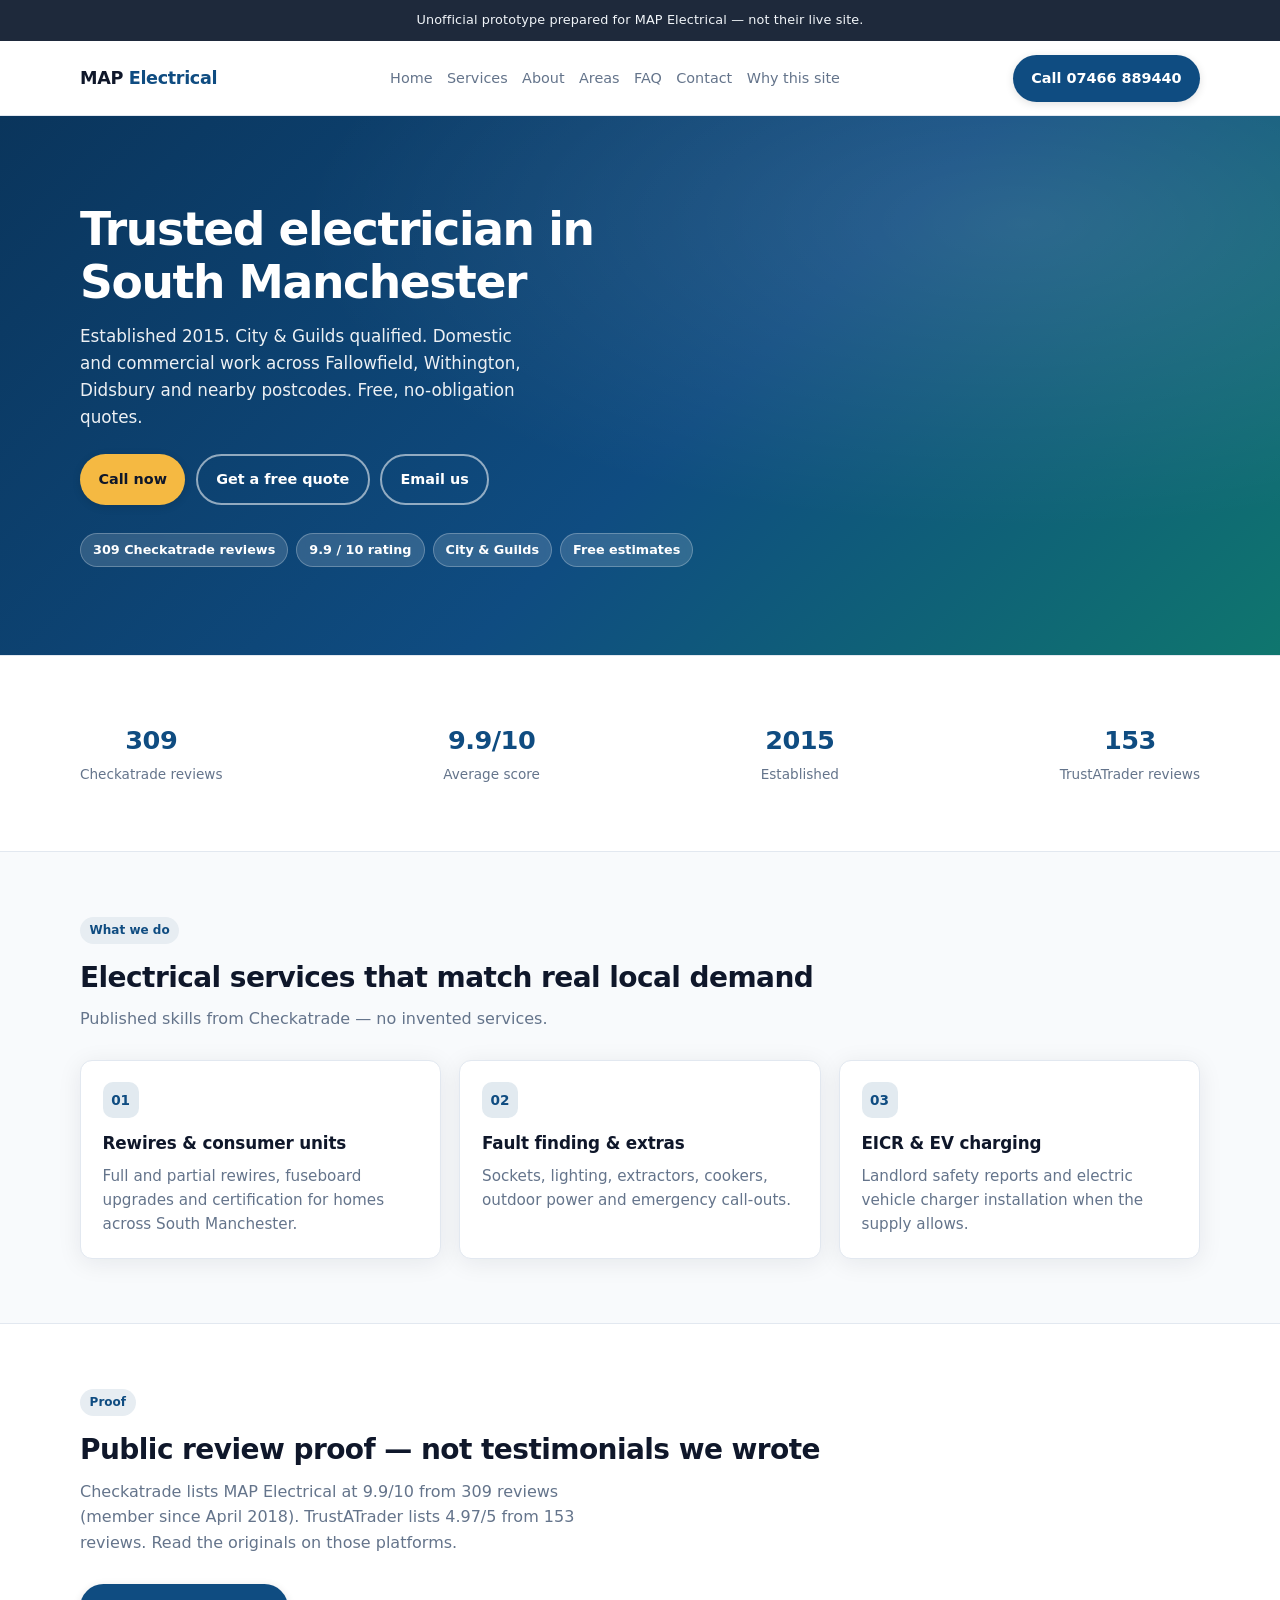
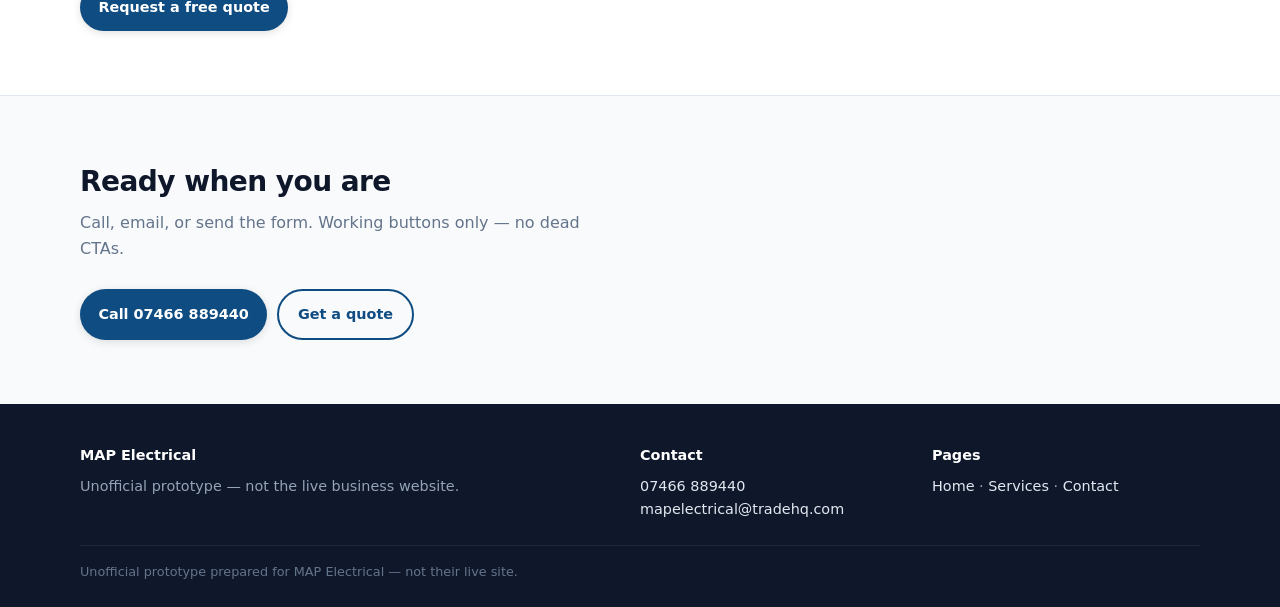
<file: index.html>
<!DOCTYPE html>
<html lang="en-GB">
<head>
<meta charset="utf-8"/>
<meta name="viewport" content="width=device-width, initial-scale=1"/>
<meta name="robots" content="noindex,nofollow"/>
<title>MAP Electrical | Electrician in Manchester</title>
<link rel="stylesheet" href="styles.css"/>
<script type="application/ld+json">{"@context":"https://schema.org","@type":"Electrician","name":"MAP Electrical","telephone":"+447466889440","email":"mapelectrical@tradehq.com","address":{"@type":"PostalAddress","streetAddress":"104 Wilbraham Rd","addressLocality":"Manchester","postalCode":"M14 7DR","addressCountry":"GB"},"areaServed":"Manchester","aggregateRating":{"@type":"AggregateRating","ratingValue":"9.9","reviewCount":"309","bestRating":"10"}}</script>
</head>
<body>
<div class="banner">Unofficial prototype prepared for MAP Electrical — not their live site.</div>
<header>
  <div class="wrap bar">
    <a class="logo" href="index.html">MAP <span>Electrical</span></a>
    <nav><a href="index.html">Home</a><a href="services.html">Services</a><a href="about.html">About</a><a href="service-area.html">Areas</a><a href="faq.html">FAQ</a><a href="contact.html">Contact</a><a href="why-this-site.html">Why this site</a></nav>
    <a class="btn btn-primary" href="tel:+447466889440">Call 07466 889440</a>
  </div>
</header>
<section class="hero">
  <div class="wrap">
    <h1>Trusted electrician in South Manchester</h1>
    <p class="lead">Established 2015. City &amp; Guilds qualified. Domestic and commercial work across Fallowfield, Withington, Didsbury and nearby postcodes. Free, no-obligation quotes.</p>
    <div class="hero-actions">
      <a class="btn" href="tel:+447466889440">Call now</a>
      <a class="btn btn-ghost" href="contact.html">Get a free quote</a>
      <a class="btn btn-ghost" href="mailto:mapelectrical@tradehq.com">Email us</a>
    </div>
    <div class="badge-row"><span class="badge">309 Checkatrade reviews</span><span class="badge">9.9 / 10 rating</span><span class="badge">City &amp; Guilds</span><span class="badge">Free estimates</span></div>
  </div>
</section>
<section class="trust"><div class="wrap trust-inner">
  <div class="stat"><strong>309</strong><span>Checkatrade reviews</span></div>
  <div class="stat"><strong>9.9/10</strong><span>Average score</span></div>
  <div class="stat"><strong>2015</strong><span>Established</span></div>
  <div class="stat"><strong>153</strong><span>TrustATrader reviews</span></div>
</div></section>
<section><div class="wrap">
  <p class="pill">What we do</p>
  <h2 class="section-title">Electrical services that match real local demand</h2>
  <p class="section-sub">Published skills from Checkatrade — no invented services.</p>
  <div class="grid g3">
    <div class="card"><div class="icon-dot">01</div><h3>Rewires &amp; consumer units</h3><p>Full and partial rewires, fuseboard upgrades and certification for homes across South Manchester.</p></div>
    <div class="card"><div class="icon-dot">02</div><h3>Fault finding &amp; extras</h3><p>Sockets, lighting, extractors, cookers, outdoor power and emergency call-outs.</p></div>
    <div class="card"><div class="icon-dot">03</div><h3>EICR &amp; EV charging</h3><p>Landlord safety reports and electric vehicle charger installation when the supply allows.</p></div>
  </div>
</div></section>
<section style="background:#fff;border-top:1px solid var(--line);border-bottom:1px solid var(--line)"><div class="wrap">
  <p class="pill">Proof</p>
  <h2 class="section-title">Public review proof — not testimonials we wrote</h2>
  <p class="section-sub">Checkatrade lists MAP Electrical at 9.9/10 from 309 reviews (member since April 2018). TrustATrader lists 4.97/5 from 153 reviews. Read the originals on those platforms.</p>
  <a class="btn btn-primary" href="contact.html">Request a free quote</a>
</div></section>
<section><div class="wrap">
  <h2 class="section-title">Ready when you are</h2>
  <p class="section-sub">Call, email, or send the form. Working buttons only — no dead CTAs.</p>
  <div class="hero-actions">
    <a class="btn btn-primary" href="tel:+447466889440">Call 07466 889440</a>
    <a class="btn btn-outline" href="contact.html">Get a quote</a>
  </div>
</div></section>
<footer>
  <div class="wrap">
    <div class="foot-grid">
      <div><strong>MAP Electrical</strong><p>Unofficial prototype — not the live business website.</p></div>
      <div><strong>Contact</strong><p><a href="tel:+447466889440">07466 889440</a><br/><a href="mailto:mapelectrical@tradehq.com">mapelectrical@tradehq.com</a></p></div>
      <div><strong>Pages</strong><p><a href="index.html">Home</a> · <a href="services.html">Services</a> · <a href="contact.html">Contact</a></p></div>
    </div>
    <p class="foot-note">Unofficial prototype prepared for MAP Electrical — not their live site.</p>
  </div>
</footer>
</body>
</html>
</file>
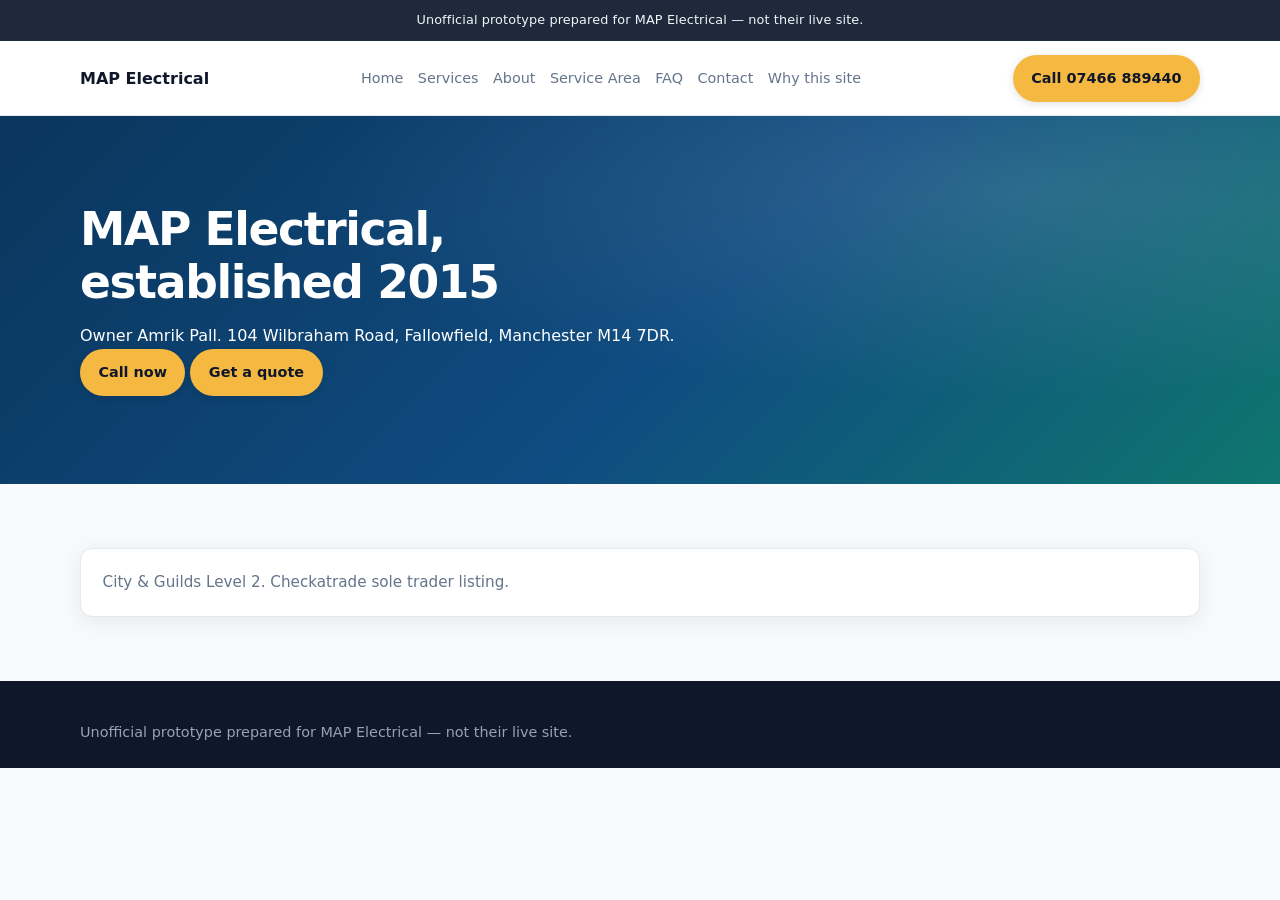
<file: about.html>
<!DOCTYPE html><html lang="en-GB"><head><meta charset="utf-8"/><meta name="viewport" content="width=device-width, initial-scale=1"/><title>About | MAP Electrical</title><link rel="stylesheet" href="styles.css"/></head><body><div class="banner">Unofficial prototype prepared for MAP Electrical — not their live site.</div><header><div class="wrap bar"><strong>MAP Electrical</strong><nav><a href="index.html">Home</a> <a href="services.html">Services</a> <a href="about.html">About</a> <a href="service-area.html">Service Area</a> <a href="faq.html">FAQ</a> <a href="contact.html">Contact</a> <a href="why-this-site.html">Why this site</a></nav><a class="btn" href="tel:+447466889440">Call 07466 889440</a></div></header><section class="hero"><div class="wrap"><h1>MAP Electrical, established 2015</h1><p>Owner Amrik Pall. 104 Wilbraham Road, Fallowfield, Manchester M14 7DR.</p><p><a class="btn" href="tel:+447466889440">Call now</a> <a class="btn ghost" href="contact.html">Get a quote</a></p></div></section><section><div class="wrap card"><p>City &amp; Guilds Level 2. Checkatrade sole trader listing.</p></div></section><footer><div class="wrap"><p>Unofficial prototype prepared for MAP Electrical — not their live site.</p></div></footer></body></html>
</file>
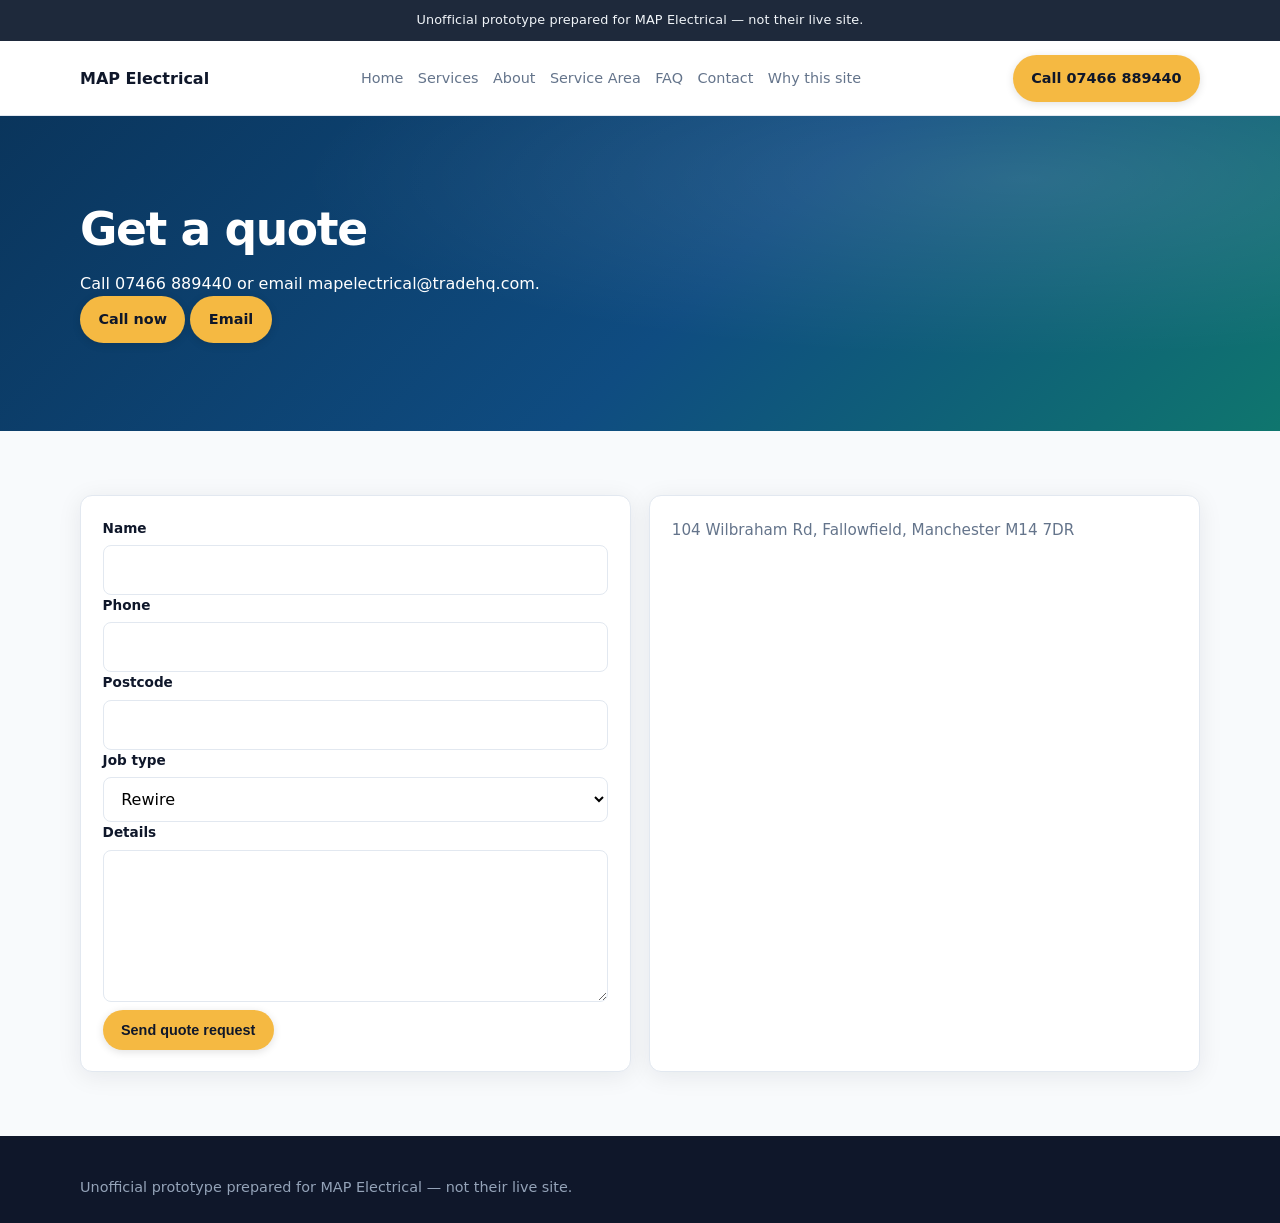
<file: contact.html>
<!DOCTYPE html><html lang="en-GB"><head><meta charset="utf-8"/><meta name="viewport" content="width=device-width, initial-scale=1"/><title>Contact MAP Electrical</title><link rel="stylesheet" href="styles.css"/></head><body><div class="banner">Unofficial prototype prepared for MAP Electrical — not their live site.</div><header><div class="wrap bar"><strong>MAP Electrical</strong><nav><a href="index.html">Home</a> <a href="services.html">Services</a> <a href="about.html">About</a> <a href="service-area.html">Service Area</a> <a href="faq.html">FAQ</a> <a href="contact.html">Contact</a> <a href="why-this-site.html">Why this site</a></nav><a class="btn" href="tel:+447466889440">Call 07466 889440</a></div></header><section class="hero"><div class="wrap"><h1>Get a quote</h1><p>Call 07466 889440 or email mapelectrical@tradehq.com.</p><p><a class="btn" href="tel:+447466889440">Call now</a> <a class="btn ghost" href="mailto:mapelectrical@tradehq.com">Email</a></p></div></section><section><div class="wrap grid g2"><div class="card"><form action="mailto:mapelectrical@tradehq.com" method="post" enctype="text/plain"><label>Name</label><input name="name" required><label>Phone</label><input name="phone" required><label>Postcode</label><input name="postcode" required><label>Job type</label><select name="job"><option>Rewire</option><option>Consumer unit</option><option>EICR</option><option>EV charger</option><option>Fault finding</option><option>Other</option></select><label>Details</label><textarea name="details" rows="5" required></textarea><p><button class="btn" type="submit">Send quote request</button></p></form></div><div class="card"><p>104 Wilbraham Rd, Fallowfield, Manchester M14 7DR</p></div></div></section><footer><div class="wrap"><p>Unofficial prototype prepared for MAP Electrical — not their live site.</p></div></footer></body></html>
</file>
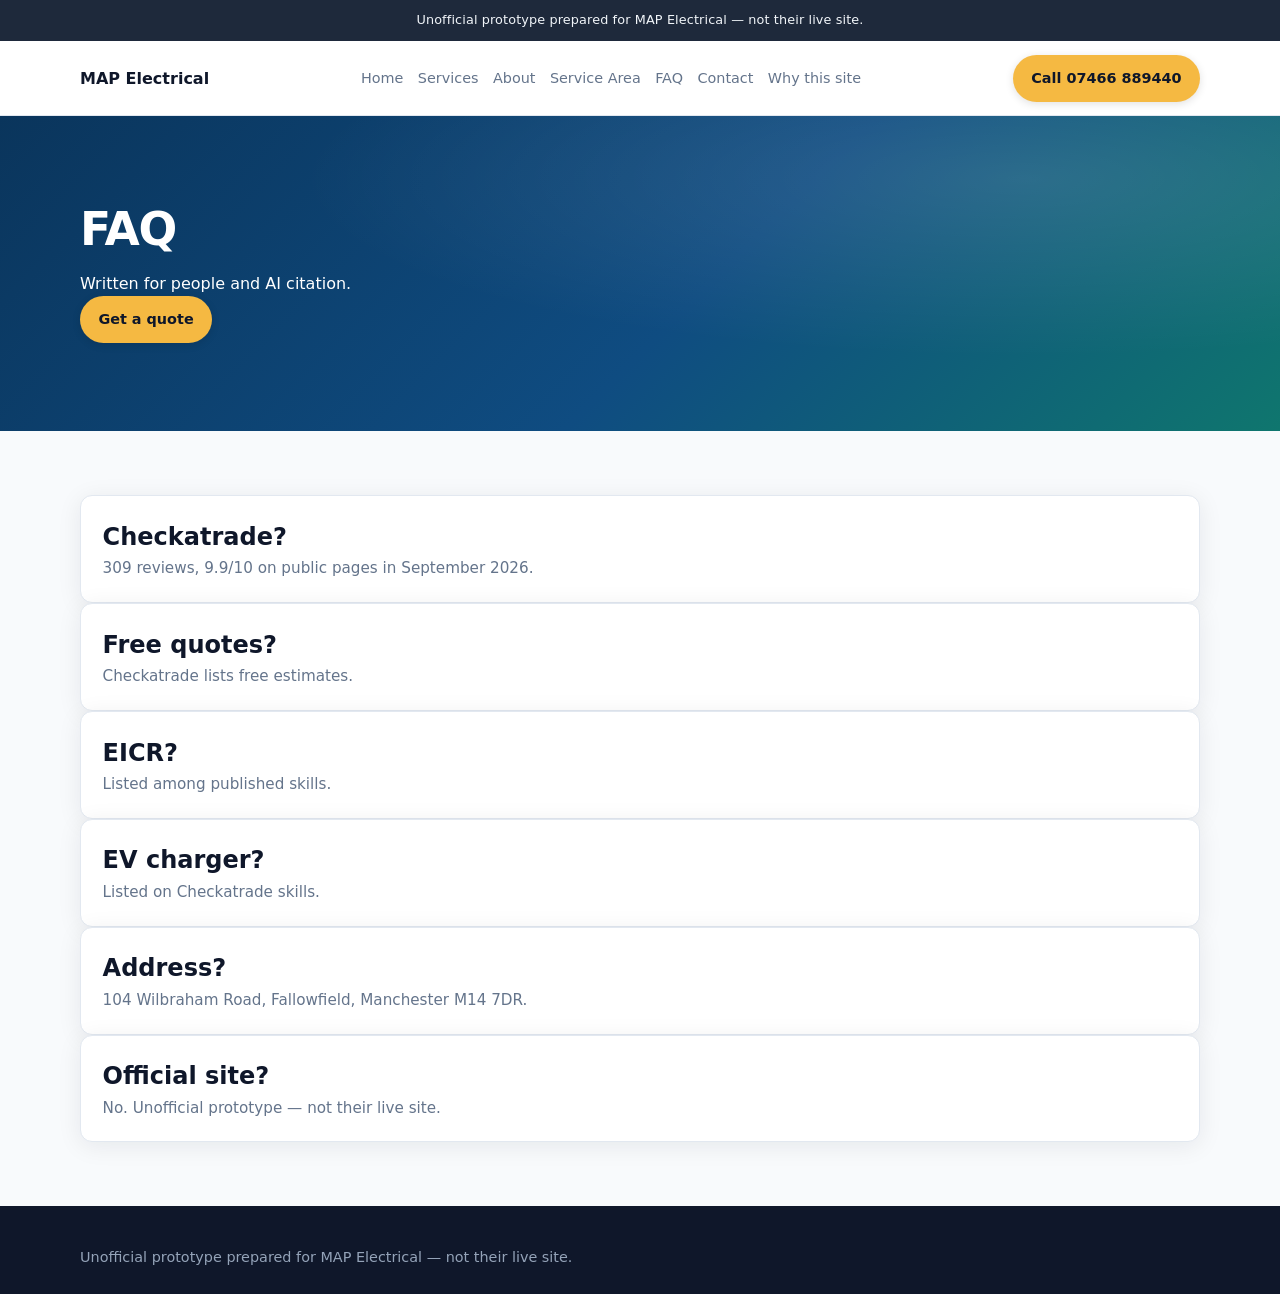
<file: faq.html>
<!DOCTYPE html><html lang="en-GB"><head><meta charset="utf-8"/><meta name="viewport" content="width=device-width, initial-scale=1"/><title>FAQ | MAP Electrical</title><link rel="stylesheet" href="styles.css"/></head><body><div class="banner">Unofficial prototype prepared for MAP Electrical — not their live site.</div><header><div class="wrap bar"><strong>MAP Electrical</strong><nav><a href="index.html">Home</a> <a href="services.html">Services</a> <a href="about.html">About</a> <a href="service-area.html">Service Area</a> <a href="faq.html">FAQ</a> <a href="contact.html">Contact</a> <a href="why-this-site.html">Why this site</a></nav><a class="btn" href="tel:+447466889440">Call 07466 889440</a></div></header><section class="hero"><div class="wrap"><h1>FAQ</h1><p>Written for people and AI citation.</p><p><a class="btn" href="contact.html">Get a quote</a></p></div></section><section><div class="wrap"><div class="card"><h2>Checkatrade?</h2><p>309 reviews, 9.9/10 on public pages in September 2026.</p></div><div class="card"><h2>Free quotes?</h2><p>Checkatrade lists free estimates.</p></div><div class="card"><h2>EICR?</h2><p>Listed among published skills.</p></div><div class="card"><h2>EV charger?</h2><p>Listed on Checkatrade skills.</p></div><div class="card"><h2>Address?</h2><p>104 Wilbraham Road, Fallowfield, Manchester M14 7DR.</p></div><div class="card"><h2>Official site?</h2><p>No. Unofficial prototype — not their live site.</p></div></div></section><footer><div class="wrap"><p>Unofficial prototype prepared for MAP Electrical — not their live site.</p></div></footer></body></html>
</file>
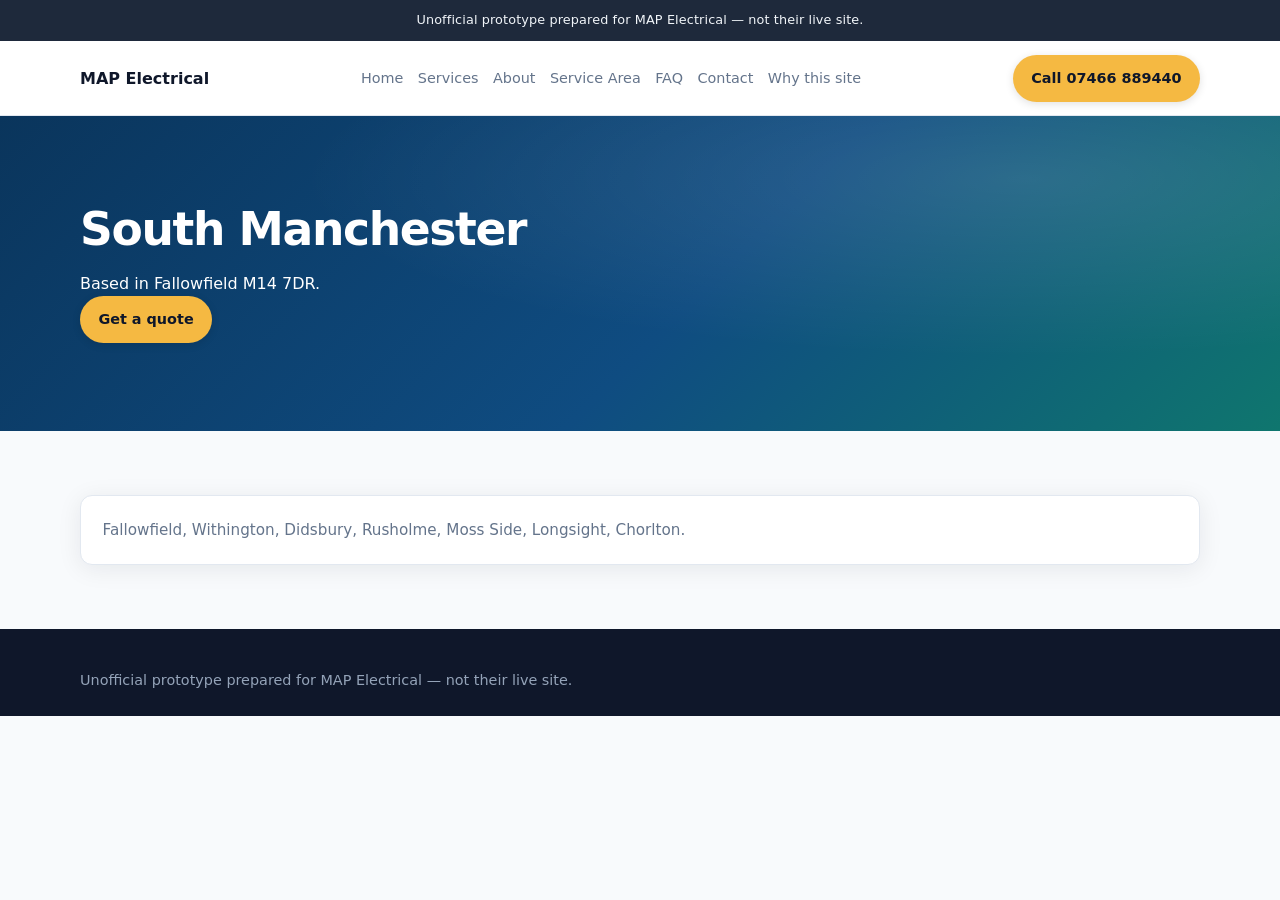
<file: service-area.html>
<!DOCTYPE html><html lang="en-GB"><head><meta charset="utf-8"/><meta name="viewport" content="width=device-width, initial-scale=1"/><title>Service area | MAP Electrical</title><link rel="stylesheet" href="styles.css"/></head><body><div class="banner">Unofficial prototype prepared for MAP Electrical — not their live site.</div><header><div class="wrap bar"><strong>MAP Electrical</strong><nav><a href="index.html">Home</a> <a href="services.html">Services</a> <a href="about.html">About</a> <a href="service-area.html">Service Area</a> <a href="faq.html">FAQ</a> <a href="contact.html">Contact</a> <a href="why-this-site.html">Why this site</a></nav><a class="btn" href="tel:+447466889440">Call 07466 889440</a></div></header><section class="hero"><div class="wrap"><h1>South Manchester</h1><p>Based in Fallowfield M14 7DR.</p><p><a class="btn" href="contact.html">Get a quote</a></p></div></section><section><div class="wrap card"><p>Fallowfield, Withington, Didsbury, Rusholme, Moss Side, Longsight, Chorlton.</p></div></section><footer><div class="wrap"><p>Unofficial prototype prepared for MAP Electrical — not their live site.</p></div></footer></body></html>
</file>
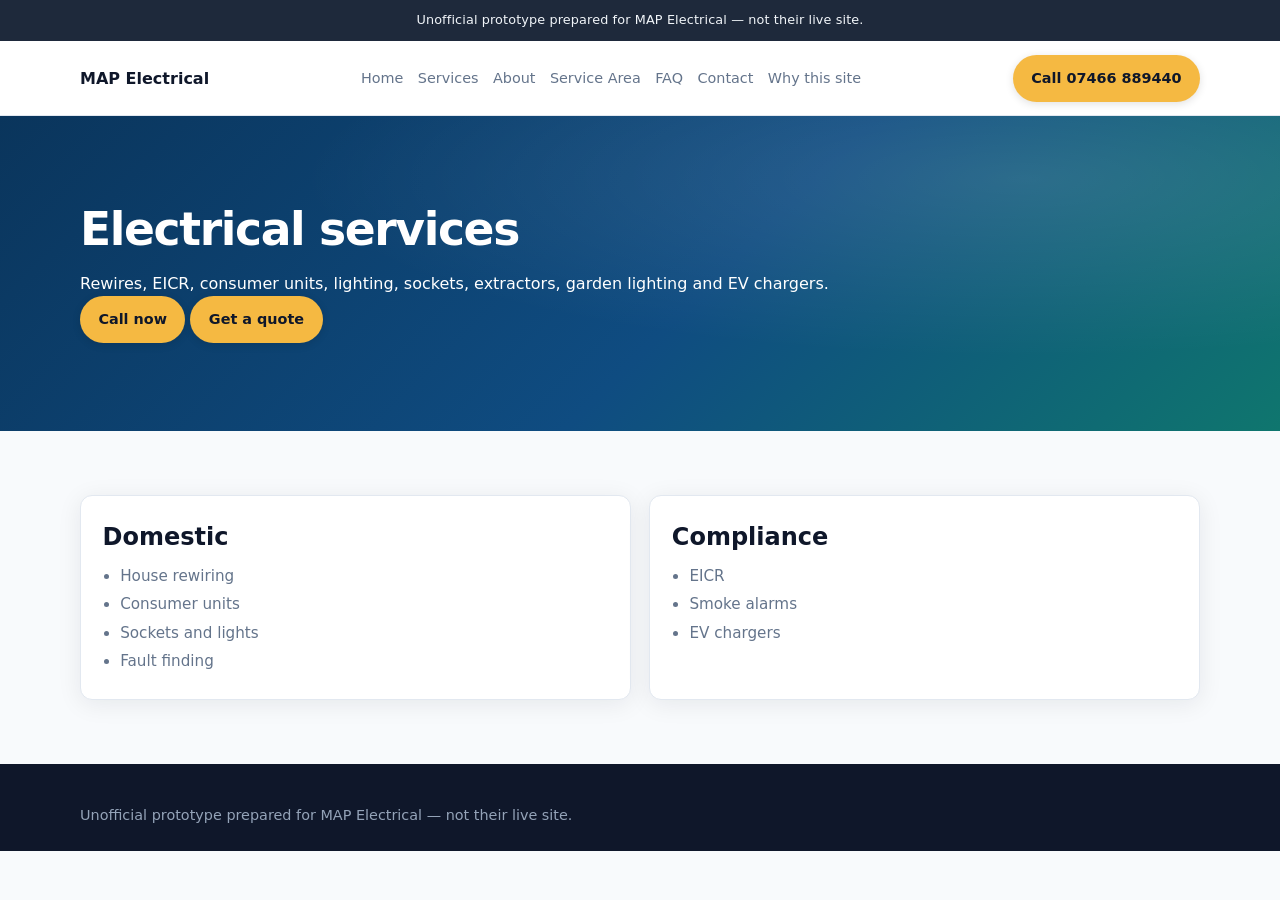
<file: services.html>
<!DOCTYPE html><html lang="en-GB"><head><meta charset="utf-8"/><meta name="viewport" content="width=device-width, initial-scale=1"/><title>Services | MAP Electrical</title><link rel="stylesheet" href="styles.css"/></head><body><div class="banner">Unofficial prototype prepared for MAP Electrical — not their live site.</div><header><div class="wrap bar"><strong>MAP Electrical</strong><nav><a href="index.html">Home</a> <a href="services.html">Services</a> <a href="about.html">About</a> <a href="service-area.html">Service Area</a> <a href="faq.html">FAQ</a> <a href="contact.html">Contact</a> <a href="why-this-site.html">Why this site</a></nav><a class="btn" href="tel:+447466889440">Call 07466 889440</a></div></header><section class="hero"><div class="wrap"><h1>Electrical services</h1><p>Rewires, EICR, consumer units, lighting, sockets, extractors, garden lighting and EV chargers.</p><p><a class="btn" href="tel:+447466889440">Call now</a> <a class="btn ghost" href="contact.html">Get a quote</a></p></div></section><section><div class="wrap grid g2"><div class="card"><h2>Domestic</h2><ul><li>House rewiring</li><li>Consumer units</li><li>Sockets and lights</li><li>Fault finding</li></ul></div><div class="card"><h2>Compliance</h2><ul><li>EICR</li><li>Smoke alarms</li><li>EV chargers</li></ul></div></div></section><footer><div class="wrap"><p>Unofficial prototype prepared for MAP Electrical — not their live site.</p></div></footer></body></html>
</file>
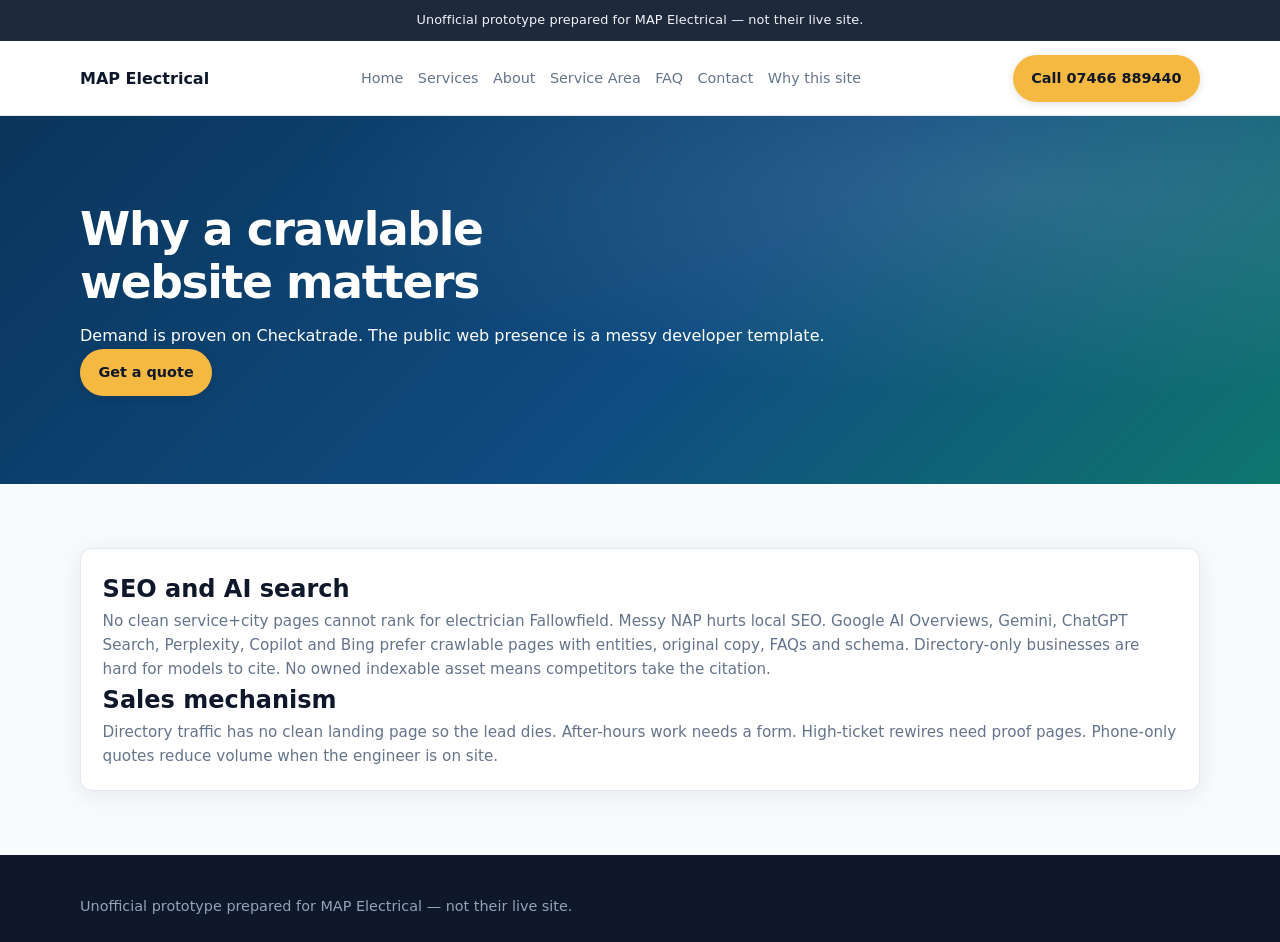
<file: why-this-site.html>
<!DOCTYPE html><html lang="en-GB"><head><meta charset="utf-8"/><meta name="viewport" content="width=device-width, initial-scale=1"/><title>Why this site | MAP Electrical</title><link rel="stylesheet" href="styles.css"/></head><body><div class="banner">Unofficial prototype prepared for MAP Electrical — not their live site.</div><header><div class="wrap bar"><strong>MAP Electrical</strong><nav><a href="index.html">Home</a> <a href="services.html">Services</a> <a href="about.html">About</a> <a href="service-area.html">Service Area</a> <a href="faq.html">FAQ</a> <a href="contact.html">Contact</a> <a href="why-this-site.html">Why this site</a></nav><a class="btn" href="tel:+447466889440">Call 07466 889440</a></div></header><section class="hero"><div class="wrap"><h1>Why a crawlable website matters</h1><p>Demand is proven on Checkatrade. The public web presence is a messy developer template.</p><p><a class="btn" href="contact.html">Get a quote</a></p></div></section><section><div class="wrap card"><h2>SEO and AI search</h2><p>No clean service+city pages cannot rank for electrician Fallowfield. Messy NAP hurts local SEO. Google AI Overviews, Gemini, ChatGPT Search, Perplexity, Copilot and Bing prefer crawlable pages with entities, original copy, FAQs and schema. Directory-only businesses are hard for models to cite. No owned indexable asset means competitors take the citation.</p><h2>Sales mechanism</h2><p>Directory traffic has no clean landing page so the lead dies. After-hours work needs a form. High-ticket rewires need proof pages. Phone-only quotes reduce volume when the engineer is on site.</p></div></section><footer><div class="wrap"><p>Unofficial prototype prepared for MAP Electrical — not their live site.</p></div></footer></body></html>
</file>
<file: styles.css>
*,*::before,*::after{box-sizing:border-box;margin:0;padding:0}:root{--primary:#0f4c81;--primary-dark:#0a355c;--accent:#f5b942;--accent-text:#0f172a;--ink:#0f172a;--muted:#64748b;--line:#e2e8f0;--paper:#f8fafc;--card:#ffffff;--radius:12px;--shadow:0 4px 24px rgba(15,23,42,.08);--max:1120px;--font:ui-sans-serif,system-ui,-apple-system,"Segoe UI",Roboto,Helvetica,Arial,sans-serif}html{scroll-behavior:smooth}body{font-family:var(--font);color:var(--ink);background:var(--paper);line-height:1.6;-webkit-font-smoothing:antialiased}a{color:var(--primary);text-decoration:none}a:hover{text-decoration:underline}img{max-width:100%;display:block}.wrap{width:min(100% - 2rem,var(--max));margin-inline:auto}.banner{background:#1e293b;color:#f1f5f9;font-size:.8rem;text-align:center;padding:.65rem 1rem;letter-spacing:.01em}header{background:var(--card);border-bottom:1px solid var(--line);position:sticky;top:0;z-index:50;backdrop-filter:blur(8px)}.bar{display:flex;flex-wrap:wrap;align-items:center;justify-content:space-between;gap:.75rem;padding:.85rem 0}.logo{font-weight:800;font-size:1.1rem;color:var(--ink);letter-spacing:-.02em}.logo span{color:var(--primary)}nav{display:flex;flex-wrap:wrap;gap:.15rem .9rem;align-items:center}nav a{color:var(--muted);font-size:.9rem;font-weight:500;text-decoration:none}nav a:hover{color:var(--primary)}.btn{display:inline-flex;align-items:center;justify-content:center;gap:.4rem;background:var(--accent);color:var(--accent-text);font-weight:700;font-size:.9rem;padding:.75rem 1.15rem;border-radius:999px;border:none;cursor:pointer;text-decoration:none;transition:transform .15s,box-shadow .15s;box-shadow:0 2px 8px rgba(0,0,0,.12)}.btn:hover{transform:translateY(-1px);text-decoration:none;box-shadow:0 4px 14px rgba(0,0,0,.16)}.btn-primary{background:var(--primary);color:#fff}.btn-ghost{background:transparent;color:#fff;border:2px solid rgba(255,255,255,.55);box-shadow:none}.btn-ghost:hover{background:rgba(255,255,255,.1)}.btn-outline{background:transparent;color:var(--primary);border:2px solid var(--primary);box-shadow:none}.hero{background:linear-gradient(135deg,var(--primary-dark) 0%,var(--primary) 55%,#0f766e 100%);color:#fff;padding:clamp(3rem,8vw,5.5rem) 0;position:relative;overflow:hidden}.hero::after{content:"";position:absolute;inset:0;background:radial-gradient(ellipse at 80% 20%,rgba(255,255,255,.12),transparent 50%);pointer-events:none}.hero .wrap{position:relative;z-index:1}.hero h1{font-size:clamp(1.75rem,4.5vw,2.85rem);line-height:1.15;letter-spacing:-.03em;margin-bottom:.85rem;max-width:18ch}.hero p.lead{font-size:1.05rem;opacity:.92;max-width:42ch;margin-bottom:1.5rem}.hero-actions{display:flex;flex-wrap:wrap;gap:.65rem}.badge-row{display:flex;flex-wrap:wrap;gap:.5rem;margin-top:1.75rem}.badge{background:rgba(255,255,255,.15);border:1px solid rgba(255,255,255,.25);backdrop-filter:blur(4px);padding:.35rem .75rem;border-radius:999px;font-size:.8rem;font-weight:600}section{padding:clamp(2.5rem,6vw,4rem) 0}.section-title{font-size:clamp(1.35rem,3vw,1.75rem);letter-spacing:-.02em;margin-bottom:.35rem}.section-sub{color:var(--muted);margin-bottom:1.75rem;max-width:50ch}.grid{display:grid;gap:1.15rem}@media(min-width:640px){.g2{grid-template-columns:1fr 1fr}.g3{grid-template-columns:repeat(3,1fr)}}.card{background:var(--card);border:1px solid var(--line);border-radius:var(--radius);padding:1.35rem;box-shadow:var(--shadow)}.card h3{font-size:1.05rem;margin-bottom:.4rem;letter-spacing:-.01em}.card p,.card li{color:var(--muted);font-size:.95rem}.card ul{padding-left:1.1rem;margin-top:.5rem}.card li{margin:.25rem 0}.icon-dot{width:2.25rem;height:2.25rem;border-radius:10px;background:color-mix(in srgb,var(--primary) 12%,white);color:var(--primary);display:grid;place-items:center;font-weight:800;margin-bottom:.75rem;font-size:.85rem}.trust{background:#fff;border-top:1px solid var(--line);border-bottom:1px solid var(--line)}.trust-inner{display:flex;flex-wrap:wrap;gap:1rem 2rem;align-items:center;justify-content:space-between}.stat{text-align:center}.stat strong{display:block;font-size:1.6rem;color:var(--primary);letter-spacing:-.02em}.stat span{font-size:.85rem;color:var(--muted)}.faq .card{margin-bottom:.75rem}.faq h3{font-size:1rem;color:var(--ink)}form label{display:block;font-size:.85rem;font-weight:600;margin:0 0 .35rem;color:var(--ink)}form .field{margin-bottom:.9rem}input,textarea,select{width:100%;padding:.7rem .85rem;border:1px solid var(--line);border-radius:8px;font:inherit;background:#fff;transition:border-color .15s,box-shadow .15s}input:focus,textarea:focus,select:focus{outline:none;border-color:var(--primary);box-shadow:0 0 0 3px color-mix(in srgb,var(--primary) 20%,transparent)}.contact-grid{display:grid;gap:1.5rem}@media(min-width:760px){.contact-grid{grid-template-columns:1.2fr .8fr}}.contact-side{background:var(--primary-dark);color:#fff;border-radius:var(--radius);padding:1.5rem}.contact-side a{color:#fff;text-decoration:underline}.contact-side h3{margin-bottom:.75rem}.contact-side p{margin:.5rem 0;opacity:.9;font-size:.95rem}footer{background:#0f172a;color:#94a3b8;padding:2.5rem 0 1.5rem;font-size:.9rem}footer a{color:#e2e8f0}footer .foot-grid{display:grid;gap:1.5rem;margin-bottom:1.5rem}@media(min-width:640px){footer .foot-grid{grid-template-columns:2fr 1fr 1fr}}footer strong{color:#fff;display:block;margin-bottom:.5rem}.foot-note{border-top:1px solid #1e293b;padding-top:1rem;font-size:.8rem;color:#64748b}.pill{display:inline-block;background:color-mix(in srgb,var(--primary) 10%,white);color:var(--primary);font-size:.75rem;font-weight:700;padding:.25rem .6rem;border-radius:999px;margin-bottom:.75rem}
</file>
